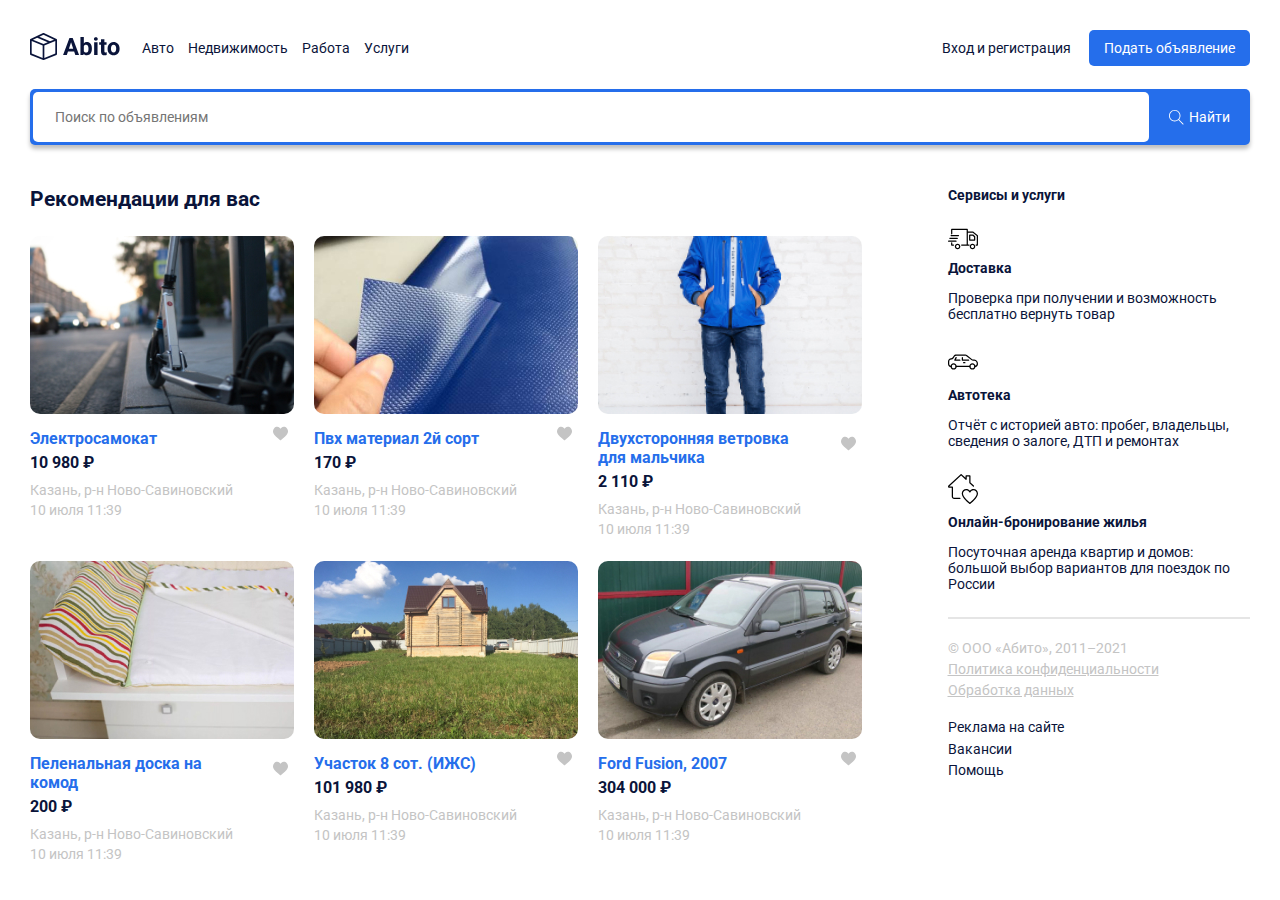
<file: index.html>
<!DOCTYPE html>
<html lang="ru">
  <head>
      <meta charset="UTF-8">
      <meta http-equiv="X-UA-Compatible" content="IE=edge">
      <meta name="viewport" content="width=device-width, initial-scale=1.0">
      <title>Document</title>
      <link rel="preconnect" href="https://fonts.googleapis.com">
      <link rel="preconnect" href="https://fonts.gstatic.com" crossorigin>
      <link href="https://fonts.googleapis.com/css2?family=Roboto:wght@400;700&display=swap" rel="stylesheet">
      <link rel="stylesheet" href="./css/normalize.css">
      <link rel="stylesheet" href="./css/style.css">
  </head>
  <body>
    <header class="header container">
      <div class="navbar">
        <a href="/index.html" class="logo">
            <img src="./img/logo.svg" alt="logo: Abito" class="logo-image">
        </a>

        <div class="navbar-panel">
            <button class="close-menu">
              <svg width="20" height="20" viewBox="0 0 61 56" fill="none" xmlns="http://www.w3.org/2000/svg">
                <path d="M0.5 0.5L60.5 55M0.5 55L30.5 27.75L60.5 0.5" stroke="black" />
              </svg>
            </button>
          

          <nav class="navbar-menu">
            <ul class="menu">
              <li class="menu-item">
                <a href="#" class="menu-link">Авто</a>
              </li>
              <li class="menu-item">
                <a href="#" class="menu-link">Недвижимость</a>
              </li>
              <li class="menu-item">
                <a href="#" class="menu-link">Работа</a>
              </li>
              <li class="menu-item">
                <a href="#" class="menu-link">Услуги</a>
              </li>
            </ul>
          </nav>
          
          <div class="button-group">
            <a href="#" class="button button-link">Вход и регистрация</a>
            <a href="#" class="button button-primery">Подать объявление</a>
          </div>
        </div>

        <button class="menu-button">
          <svg width="30" height="30" viewBox="0 0 30 30" fill="none" xmlns="http://www.w3.org/2000/svg">
            <path
              d="M0.937476 9.37501H29.0624C29.58 9.37501 29.9999 8.95498 29.9999 8.43754C29.9999 7.92002 29.5799 7.50006 29.0624 7.50006H0.937476C0.419955 7.50006 0 7.92009 0 8.43754C0 8.95498 0.420033 9.37501 0.937476 9.37501Z"
              fill="black" />
            <path
              d="M29.0624 14.0626H0.937476C0.419955 14.0626 0 14.4826 0 15C0 15.5175 0.420033 15.9375 0.937476 15.9375H29.0624C29.58 15.9375 29.9999 15.5175 29.9999 15C29.9999 14.4826 29.58 14.0626 29.0624 14.0626Z"
              fill="black" />
            <path
              d="M29.0625 20.625H10.3125C9.79495 20.625 9.375 21.0451 9.375 21.5625C9.375 22.08 9.79503 22.5 10.3125 22.5H29.0625C29.58 22.5 29.9999 22.0799 29.9999 21.5625C30 21.045 29.58 20.625 29.0625 20.625Z"
              fill="black" />
          </svg>
        </button>
      </div>

      <div class="search-panel">
        <input type="search" class="search-input" placeholder="Поиск по объявлениям">
        <button class="search-button">
          <svg class="search-icon" 
          width="15" height="15" 
          viewBox="0 0 15 15" 
          fill="none" 
          xmlns="http://www.w3.org/2000/svg">
            <g clip-path="url(#clip0)">
              <path
                d="M14.6506 14.0012L10.0862 9.43675C10.9465 8.43352 11.4706 7.13293 11.4706 5.71058C11.4706 2.54822 8.89765 -0.0247192 5.7353 -0.0247192C4.20353 -0.0247192 2.76265 0.571751 1.67824 1.6544C0.595589 2.73793 -0.000881376 4.17881 9.77541e-07 5.71058C9.77541e-07 8.87293 2.57294 11.4459 5.7353 11.4459C7.15765 11.4459 8.45912 10.9218 9.46235 10.0615L14.0268 14.6259L14.6506 14.0012ZM5.7353 10.5635C3.06 10.5635 0.882354 8.38675 0.882354 5.71058C0.881472 4.41352 1.38618 3.19499 2.30294 2.2791C3.21882 1.36234 4.43824 0.857634 5.7353 0.857634C8.41059 0.857634 10.5882 3.0344 10.5882 5.71058C10.5882 8.38587 8.41059 10.5635 5.7353 10.5635Z"
                fill="white" />
            </g>
            <defs>
              <clipPath id="clip0">
                <rect width="15" height="15" fill="white" />
              </clipPath>
            </defs>
          </svg>

          <span class="search-button-text">Найти</span>
        </button>
      </div>
    </header>

    <div class="page-content container">
      <!-- блок с объявлениями -->
      <main class="main">
        <h2 class="page-title">Рекомендации для вас</h2>
        <div class="cards">
          <div class="card">
            <a href="single.html" class="card-link">
            <img src="img/card-image.jpg" alt="photo" class="card-image">
            </a>
            <div class="card-header">
              <a href="#" class="card-link">
              <h3 class="card-title">Электросамокат</h3>
              </a>
              <button class="like">
                <img src="./img/like.svg" alt="like">
              </button>
            </div>
            <!-- /.card-heder-->
            <strong class="card-price">
              10 980 ₽
            </strong>
            <p class="card-text">Казань, р-н Ново-Савиновский</p>
            <p class="card-text">10 июля 11:39</p>
          </div>
          <!-- /.card -->
          <div class="card">
            <a href="single.html" class="card-link">
            <img src="./img/card-image2.jpg" alt="photo" class="card-image">
            </a>
            <div class="card-header">
              <a href="#" class="card-link">
              <h3 class="card-title">Пвх материал 2й сорт</h3>
              </a>
              <button class="like">
                <img src="./img/like.svg" alt="like">
              </button>
            </div>
            <!-- /.card-heder-->
            <strong class="card-price">
              170 ₽
            </strong>
            <p class="card-text">Казань, р-н Ново-Савиновский</p>
            <p class="card-text">10 июля 11:39</p>
          </div>
          <!-- /.card -->
          <div class="card">
            <a href="single.html" class="cadr-link">
            <img src="./img/card-imag3.jpg" alt="photo" class="card-image">
            </a>
            <div class="card-header">
              <a href="#" class="card-link">
              <h3 class="card-title">Двухсторонняя ветровка для мальчика</h3>
              </a>
              <button class="like">
                <img src="./img/like.svg" alt="like">
              </button>
            </div>
            <!-- /.card-heder-->
            <strong class="card-price">
              2 110 ₽
            </strong>
            <p class="card-text">Казань, р-н Ново-Савиновский</p>
            <p class="card-text">10 июля 11:39</p>
          </div>
          <!-- /.card -->
          <div class="card">
            <a href="single.html" class="card-link">
            <img src="./img/card-imag4.jpg" alt="photo" class="card-image">
            </a>
            <div class="card-header">
              <a href="#" class="card-link">
              <h3 class="card-title">Пеленальная доска на комод</h3>
              </a>
              <button class="like">
                <img src="./img/like.svg" alt="like">
              </button>
            </div>
            <!-- /.card-heder-->
            <strong class="card-price">
              200 ₽
            </strong>
            <p class="card-text">Казань, р-н Ново-Савиновский</p>
            <p class="card-text">10 июля 11:39</p>
          </div>
          <!-- /.card -->
          <div class="card">
            <a href="#" class="card-link">
            <img src="./img/card-imag5.jpg" alt="photo" class="card-image">
            </a>
            <div class="card-header">
              <a href="single.html" class="card-link">
              <h3 class="card-title">Участок 8 сот. (ИЖС)</h3>
              </a>
              <button class="like">
                <img src="./img/like.svg" alt="like">
              </button>
            </div>
            <!-- /.card-heder-->
            <strong class="card-price">
              101 980 ₽
            </strong>
            <p class="card-text">Казань, р-н Ново-Савиновский</p>
            <p class="card-text">10 июля 11:39</p>
          </div>
          <!-- /.card -->
          <div class="card">
            <a href="single.html" class="card-link">
            <img src="./img/card-imag6.jpg" alt="photo" class="card-image">
            </a>
            <div class="card-header">
              <a href="#" class="card-link">
              <h3 class="card-title">Ford Fusion, 2007</h3>
              </a>
              <button class="like">
                <img src="./img/like.svg" alt="like">
              </button>
            </div>
            <!-- /.card-heder-->
            <strong class="card-price">
              304 000 ₽
            </strong>
            <p class="card-text">Казань, р-н Ново-Савиновский</p>
            <p class="card-text">10 июля 11:39</p>
          </div>
          <!-- /.card -->
          </div>
      </main>
      <!-- блок с боковой навигацией -->
      <aside class="sibebar">
        <h4 class="page-title">Сервисы и услуги</h4>
        <div class="service">
          <img src="./img/shipping.svg" alt="icon: shipping" class="service-image">
          <h5 class="service-title">Доставка</h5>
          <p class="service-text">Проверка при получении и возможность бесплатно вернуть товар</p>
        </div>
        <div class="service">
          <img src="./img/auto.svg" alt="icon: auto" class="service-image">
          <h5 class="service-title">Автотека</h5>
          <p class="service-text">Отчёт с историей авто: пробег, владельцы, сведения о залоге, ДТП и ремонтах</p>
        </div>
        <div class="service">
          <img src="./img/Home.svg" alt="icon: shipping" class="service-image">
          <h5 class="service-title">Онлайн-бронирование жилья</h5>
          <p class="service-text">Посуточная аренда квартир и домов: большой выбор вариантов для поездок по России</p>
        </div>
        <hr color="#E5E5E5">
        <footer class="footer">
          <p class="footer-text">© ООО «Абито», 2011–2021</p>
          <ul class="footer-menu">
            <li class="footer-menu-item">
              <a href="#" class="footer-text">Политика конфиденциальности</a>
            </li>
            <li class="footer-menu-item">
              <a href="#" class="footer-text">Обработка данных</a>
            </li>
          </ul>

          <ul class="footer-menu">
            <li class="footer-menu-item">
              <a href="#" class="footer-link">Реклама на сайте</a>
            </li>
            <li class="footer-menu-item">
              <a href="#" class="footer-link">Вакансии</a>
            </li>
            <li class="footer-menu-item">
              <a href="#" class="footer-link">Помощь</a>
            </li>
          </ul>

        </footer>
      </aside>
    </div>
    <script src="https://unpkg.com/swiper/swiper-bundle.min.js"></script>
    <script src="./js/main.js"></script>
  </body>
</html>
</file>
<file: css/style.css>
body {
  font-family: "Roboto", sans-serif;
  font-size: 14px; /* размер шрифта */
  color: #0a143a; /* цвет текста #0A143A */
}

.container {
  max-width: 1446px; /* максимальная ширина */
  margin: auto; /* автоматическое выравнивание по середине */
}

.header {
  padding-top: 30px;
  padding-bottom: 30px;
  margin-bottom: 12px;
}
.navbar {
  display: flex; /*делаем гибкий блок*/
  align-items: center; /*выравниваем по вертикали по центру*/
  justify-content: space-between; /*разбросать элементы по краям */
  margin-bottom: 23px;
}
.navbar-panel {
  flex-grow: 1; /* растянуть по ширине */
  display: flex; /* сделать гибким */
  align-items: center; /* выровнять по середине */
}
/* меню в шапке */
.navbar-menu {
  margin-right: auto;
}
.menu {
  list-style: none; /* отключаем точки в списке */
  margin: 0; /* обнуляем отступы */
  padding-left: 22px; /* внутренний отступ слева */
  padding-right: 22px; /* внутренний отступ справа */
  display: flex;
}
/* для всех пунктов меню кроме последнего */
.menu-item:not(:last-child) {
  margin-right: 14px; /* отступ справа 14 пикселей */
}
.menu-link {
  text-decoration: none; /* отключаем подчёркивание ссылок */
  color: inherit; /* возьми цвет текста как у родителя (body)*/
}
.button {
  padding: 10px 15px; /* сверху и снизу 10px слева и справа 15px */
  text-decoration: none;
  display: inline-block;
  cursor: pointer;
}
.button-link {
  color: inherit;
}
.button-primery {
  border-radius: 5px; /* скругление углов */
  background: #256eeb; /* фон */
  color: white;
}
.search-panel {
  height: 50px;
  background: #256eeb;
  box-shadow: 0px 4px 4px rgba(0, 0, 0, 0.25);
  border-radius: 5px;
  display: flex;
  padding: 3px;
}
.search-input {
  flex-grow: 1; /* растягивается на всю свободную площадь */
  background: #ffffff;
  border-radius: 5px;
  border: none; /* отключаем обводку */
  padding-left: 22px;
  padding-right: 22px;
}
.search-button {
  background: #256eeb;
  border: none;
  color: white;
  padding-left: 20px;
  padding-right: 17px;
  display: flex;
  align-items: center;
}
.search-button-text {
  margin-left: 5px;
}
.page-content {
  display: grid;
  grid-template-columns: 9fr 3fr;
  grid-column-gap: 10px;
}
.card-image {
  border-radius: 10px;
  width: 264px;
  height: 178px;
  object-fit: cover;
}
.cards {
  display: flex;
  flex-wrap: wrap;
}
.card {
  margin-bottom: 20px;
  margin-right: 20px;
}

.card-title {
  font-size: 16px;
  line-height: 19px;
  color: #256eeb;
  margin-top: 12px;
  margin-bottom: 5px;
}
.card-header {
  display: flex;
  justify-content: space-between;
  align-items: center;
  max-width: 264px;
}
.like {
  background-color: #fff;
  border: none;
  cursor: pointer;
  margin-left: 15px;
}
.card-link {
  text-decoration: none;
}
.card-price {
  font-size: 16px;
  line-height: 19px;
  margin-bottom: 10px;
  display: block;
}
.card-text {
  font-size: 14px;
  line-height: 16px;
  color: #c4c4c4;
  margin-bottom: 4px;
  margin-top: 0;
}
.sidebar .page-title {
  font-size: 18px;
  line-height: 21px;
}
.service {
  margin-bottom: 25px;
}
.service-title {
  font-weight: bold;
  font-size: 14px;
  line-height: 16px;
  margin-top: 7px;
  margin-bottom: 5px;
}
.service-text {
  font-size: 14px;
  line-height: 16px;
  min-width: 217px;
}
.footer-text {
  display: inline-block;
  font-size: 14px;
  line-height: 16px;
  color: #c4c4c4;
  margin-bottom: 5px;
}
.footer-menu {
  margin: 0;
  padding: 0;
  list-style: none;
  margin-bottom: 16px;
}
.footer-link {
  color: inherit;
  text-decoration: none;
  display: inline-block;
  margin-bottom: 5px;
}
.main-single {
  display: flex;
  align-items: flex-start;
}
.content {
  max-width: 460px;
  margin-right: 30px;
}
.swiper-container {
  width: 100%;
  height: 300px;
  margin-left: auto;
  margin-right: auto;
}

.swiper-slide {
  background-size: cover;
  background-position: center;
}

.mySwiper2 {
  width: 100%;
  border-radius: 10px;
}

.mySwiper {
  height: 20%;
  box-sizing: border-box;
  padding: 10px 0;
}

.mySwiper .swiper-slide {
  width: 25%;
  height: 100%;
  opacity: 0.4;
  border-radius: 10px;
}

.mySwiper .swiper-slide-thumb-active {
  opacity: 1;
}

.swiper-slide img {
  display: block;
  width: 100%;
  height: 100%;
  object-fit: cover;
  border-radius: 3px;
}
.content-text {
  font-size: 14px;
  line-height: 140%;
}
.single-price {
  font-size: 24px;
  line-height: 28px;
  margin-top: 0;
  margin-bottom: 25px;
  display: block;
}
.page-title {
  margin-top: 0;
  margin-bottom: 25px;
}
.author {
  min-width: 264px;
}

.author-wrapper {
  display: flex;
  align-items: center;
  justify-content: space-between;

  margin-top: 25px;
  margin-bottom: 30px;
}
.author-avatar {
  width: 50px;
  height: 50px;
  object-fit: cover;
  border-radius: 50%;
}
.author-name {
  font-weight: bold;
  font-size: 14px;
  line-height: 16px;
  display: block;
  margin-bottom: 4px;
}
.rating {
  margin-bottom: 5px;
}
.rating-counter {
  margin-left: 10px;
  opacity: 0.5;
}
.author-status {
  font-size: 12px;
  line-height: 14px;
}
.button-block {
  display: block;
  width: 100%;
  height: 54px;
  margin-bottom: 14px;
  border: none;
}
.button-success {
  background: #14b4be;
  border-radius: 5px;
  color: #fff;
}
.menu-button {
  background-color: #fff;
  border: none;
  cursor: pointer;
  display: none; /* отключаем кнопку везде */
}
.close-menu {
  display: none;
}
@media (max-width: 1470px) {
  .container {
    max-width: 1220px;
  }
}
@media (max-width: 1200px) {
  .container {
    max-width: 960px;
  }
  .card {
    width: 45%;
  }
  .card-image {
    width: 100%;
    height: 200px;
  }
}
@media (max-width: 992px) {
  .container {
    max-width: 740px;
  }
  .card-image {
    height: 150px;
  }
}
@media (max-width: 768px) {
  .container {
    max-width: 560px;
  }
  .card {
    width: 100%;
  }
  .page-content {
    grid-template-columns: 8fr 4fr;
  }
  .menu-button {
    display: block;
  }
  .close-menu {
    display: block;
    position: absolute;
    right: 30px;
    top: 30px;
    cursor: pointer;
    background-color: #fff;
    border: none;
  }
  .navbar-panel {
    position: fixed;
    right: 0;
    top: 0;
    width: 100%;
    height: 100%;
    background-color: #fff;
    z-index: 9;
    flex-direction: column; /* выстроить дочерние элементы в столбец */
    align-items: center;
    justify-content: center;
    transition: transform 0.2s, opacity 0.2s;
    transform: translateX(100%); /* уберем меню в сторону, его не будет видно */
    opacity: 0;
  }
  .is-open {
    transform: translateX(0%);
    opacity: 1;
  }
  .navbar-menu {
    margin-left: auto;
    margin-bottom: 20px;
  }
  .menu {
    flex-direction: column;
    align-items: center;
    justify-content: center;
  }
  .menu-item:not(:last-child) {
    margin-right: 0;
    margin-bottom: 10px;
  }
  .button-group {
    display: flex;
    flex-direction: column;
  }
}
@media (max-width: 576px) {
  .container {
    max-width: 90%;
  }
  .page-content {
    grid-template-columns: 12fr;
  }
  .card-image {
    height: 250px;
  }
  .card {
    margin-right: 0;
  }
  .search-button-text {
    display: none;
  }
}
</file>
